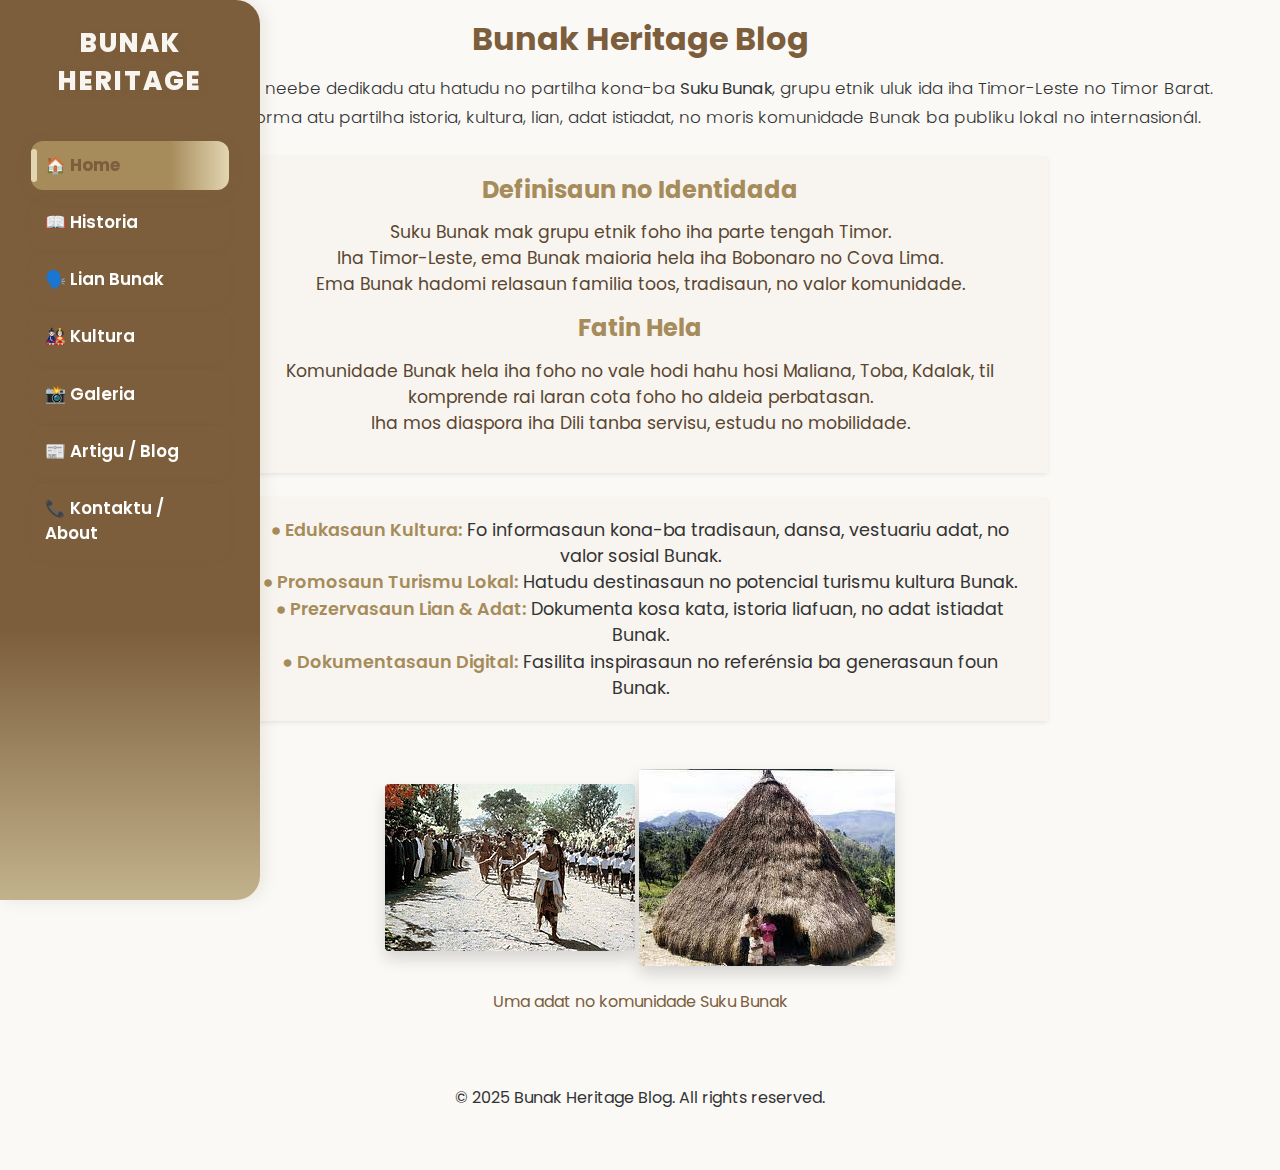
<file: index.html>
<!DOCTYPE html>
<html lang="tet">
<head>
  <meta charset="UTF-8">
  <meta name="viewport" content="width=device-width, initial-scale=1.0">
  <title>Bunak Heritage Blog</title>

  <!-- Fonts & Bootstrap -->
  <link href="https://fonts.googleapis.com/css?family=Poppins:400,700&display=swap" rel="stylesheet">
  <link rel="stylesheet" href="https://stackpath.bootstrapcdn.com/bootstrap/4.5.2/css/bootstrap.min.css">

  <!-- CSS utama -->
  <link rel="stylesheet" href="./style.css">
  <link rel="stylesheet" href="./style_sidebar.css">

  <style>
    /* ✅ Perbaikan tampilan responsif */
    body {
      font-family: 'Poppins', sans-serif;
      background-color: #faf9f6;
      color: #333;
    }

    .main-content {
      padding: 20px;
      margin-left: 0;
    }

    h1.display-4 {
      font-size: 2rem;
    }

    p.lead {
      font-size: 1.05em;
      line-height: 1.7em;
    }

    img {
      max-width: 100%;
      height: auto;
    }

    /* ✅ Media Query untuk layar HP */
    @media (max-width: 768px) {
      .main-content {
        padding: 10px;
      }

      h1.display-4 {
        font-size: 1.6rem;
      }

      p.lead {
        font-size: 1em;
      }

      .card {
        margin-bottom: 20px;
      }

      img.img-fluid {
        max-width: 95%;
        margin-bottom: 10px;
      }

      figcaption {
        font-size: 0.9em;
      }

      footer p {
        font-size: 0.85em;
      }
    }

    /* ✅ Responsif tambahan untuk layar kecil (≤480px) */
    @media (max-width: 480px) {
      h1.display-4 {
        font-size: 1.3rem;
      }
      p.lead {
        font-size: 0.95em;
      }
      .card-body {
        padding: 15px;
      }
    }
  </style>
</head>

<body>
  <div class="sidebar"></div>

  <div class="main-content">
    <main>
      <section class="text-center mb-5">
        <h1 class="display-4 font-weight-bold" style="color:#7c5e3c;">Bunak Heritage Blog</h1>
        <p class="lead mt-3">
          Bemvindu ba blog nee neebe dedikadu atu hatudu no partilha kona-ba 
          <strong>Suku Bunak</strong>, grupu etnik uluk ida iha Timor-Leste no Timor Barat.<br>
          Blog ne'e mak plataforma atu partilha istoria, kultura, lian, adat istiadat, 
          no moris komunidade Bunak ba publiku lokal no internasionál.
        </p>

        <div class="row justify-content-center mt-4">
          <div class="col-md-8">
            <div class="card shadow-sm border-0 mb-4">
              <div class="card-body" style="background:#f8f5f0;">
                <h4 class="font-weight-bold mb-3" style="color:#a68b5b;">Definisaun no Identidada</h4>
                <p style="font-size:1.08em; color:#5a4630;">
                  Suku Bunak mak grupu etnik foho iha parte tengah Timor.<br>
                  Iha Timor-Leste, ema Bunak maioria hela iha Bobonaro no Cova Lima.<br>
                  Ema Bunak hadomi relasaun familia toos, tradisaun, no valor komunidade.
                </p>

                <h4 class="font-weight-bold mb-3" style="color:#a68b5b;">Fatin Hela</h4>
                <p style="font-size:1.08em; color:#5a4630;">
                  Komunidade Bunak hela iha foho no vale hodi hahu hosi Maliana, Toba, Kdalak,
                  til komprende rai laran cota foho ho aldeia perbatasan.<br>
                  Iha mos diaspora iha Dili tanba servisu, estudu no mobilidade.
                </p>
              </div>
            </div>

            <div class="card shadow-sm border-0">
              <div class="card-body" style="background:#f8f5f0;">
                <ul class="list-unstyled mb-0" style="font-size:1.1em;">
                  <li><span style="color:#a68b5b;font-weight:600;">&#9679; Edukasaun Kultura:</span> Fo informasaun kona-ba tradisaun, dansa, vestuariu adat, no valor sosial Bunak.</li>
                  <li><span style="color:#a68b5b;font-weight:600;">&#9679; Promosaun Turismu Lokal:</span> Hatudu destinasaun no potencial turismu kultura Bunak.</li>
                  <li><span style="color:#a68b5b;font-weight:600;">&#9679; Prezervasaun Lian & Adat:</span> Dokumenta kosa kata, istoria liafuan, no adat istiadat Bunak.</li>
                  <li><span style="color:#a68b5b;font-weight:600;">&#9679; Dokumentasaun Digital:</span> Fasilita inspirasaun no referénsia ba generasaun foun Bunak.</li>
                </ul>
              </div>
            </div>
          </div>
        </div>

        <div class="text-center mt-5">
          <img src="./bunak2.jpg" alt="Suku Bunak" class="img-fluid rounded shadow mb-3" style="max-width:500px;">
          <img src="./umatadat.jpeg" alt="Uma Adat" class="img-fluid rounded shadow mb-3" style="max-width:500px;">
          <figcaption class="mt-2" style="color:#7c5e3c;font-size:1em;">
            Uma adat no komunidade Suku Bunak
          </figcaption>
        </div>
      </section>
    </main>

    <footer class="text-center py-4">
      <p>&copy; 2025 Bunak Heritage Blog. All rights reserved.</p>
    </footer>
  </div>

  <!-- JS -->
  <script src="./sidebar.js"></script>
</body>
</html>
</file>
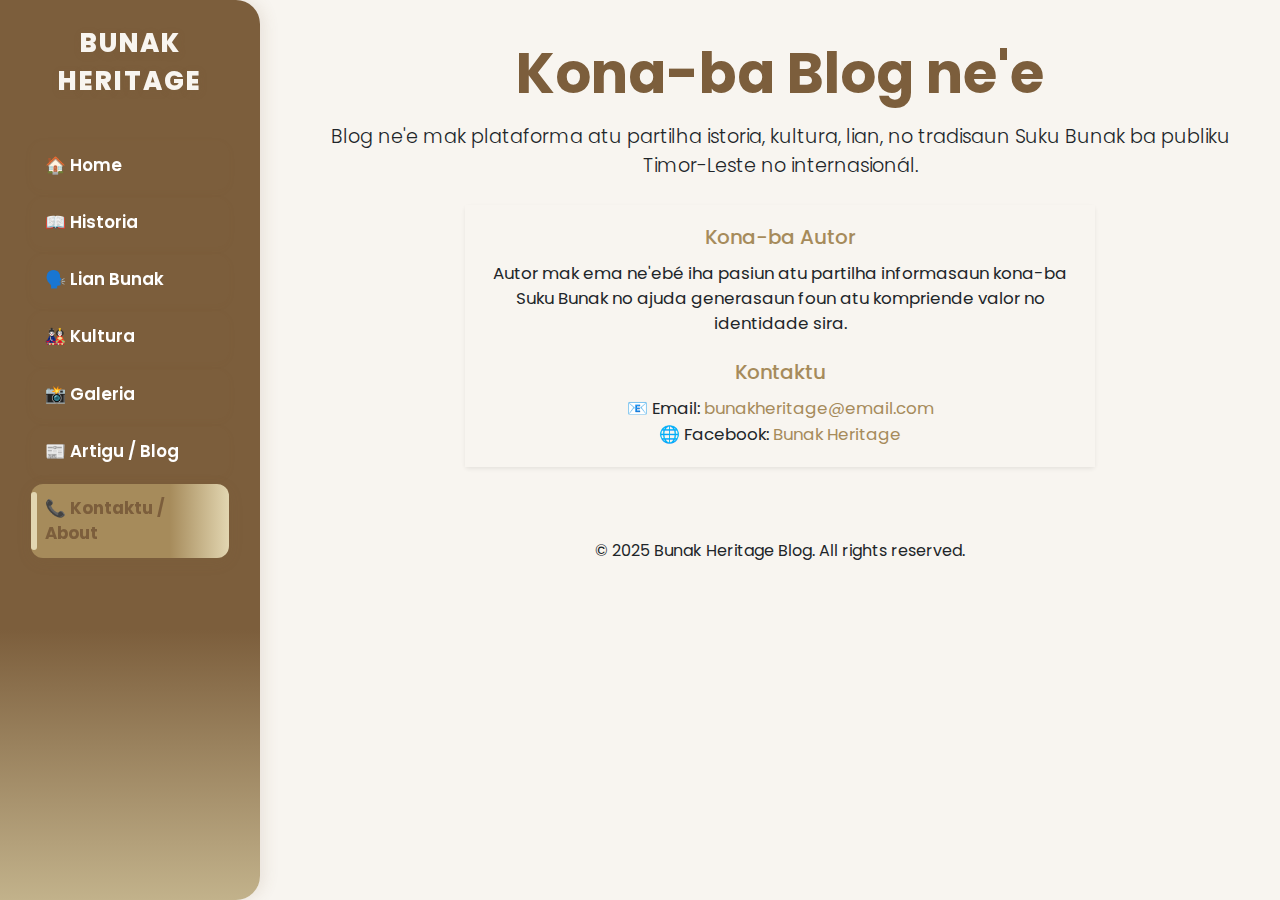
<file: about.html>
<!DOCTYPE html>
<html lang="tet">
<head>
  <meta charset="UTF-8">
  <meta name="viewport" content="width=device-width, initial-scale=1.0">
  <title>Kontaktu / About - Bunak Heritage Blog</title>

  <!-- Fonts & Bootstrap -->
  <link href="https://fonts.googleapis.com/css?family=Poppins:400,700&display=swap" rel="stylesheet">
  <link rel="stylesheet" href="https://stackpath.bootstrapcdn.com/bootstrap/4.5.2/css/bootstrap.min.css">

  <!-- ✅ CSS file ada di ROOT -->
  <link rel="stylesheet" href="./style.css">
  <link rel="stylesheet" href="./style_sidebar.css">
</head>

<body>
  <div class="sidebar"></div>
  <div class="main-content">
    <main>
      <section class="text-center mb-5">
        <h2 class="display-4 font-weight-bold" style="color:#7c5e3c;">Kona-ba Blog ne'e</h2>
        <p class="lead mt-3" style="font-size:1.2em;">
          Blog ne'e mak plataforma atu partilha istoria, kultura, lian, no tradisaun Suku Bunak ba publiku Timor-Leste no internasionál.
        </p>

        <div class="row justify-content-center mt-4">
          <div class="col-md-8">
            <div class="card shadow-sm border-0">
              <div class="card-body" style="background:#f8f5f0;">
                <h5 class="card-title" style="color:#a68b5b;">Kona-ba Autor</h5>
                <p class="card-text" style="font-size:1.05em;">
                  Autor mak ema ne'ebé iha pasiun atu partilha informasaun kona-ba Suku Bunak no ajuda generasaun foun atu kompriende valor no identidade sira.
                </p>

                <h5 class="card-title mt-4" style="color:#a68b5b;">Kontaktu</h5>
                <p class="card-text" style="font-size:1.05em;">
                  📧 Email: <a href="mailto:bunakheritage@email.com" style="color:#a68b5b;">bunakheritage@email.com</a><br>
                  🌐 Facebook: <a href="#" style="color:#a68b5b;">Bunak Heritage</a>
                </p>
              </div>
            </div>
          </div>
        </div>
      </section>
    </main>

    <footer class="text-center py-4">
      <p>&copy; 2025 Bunak Heritage Blog. All rights reserved.</p>
    </footer>
  </div>

  <!-- ✅ JS file juga ada di ROOT -->
  <script src="./sidebar.js"></script>
</body>
</html>
</file>
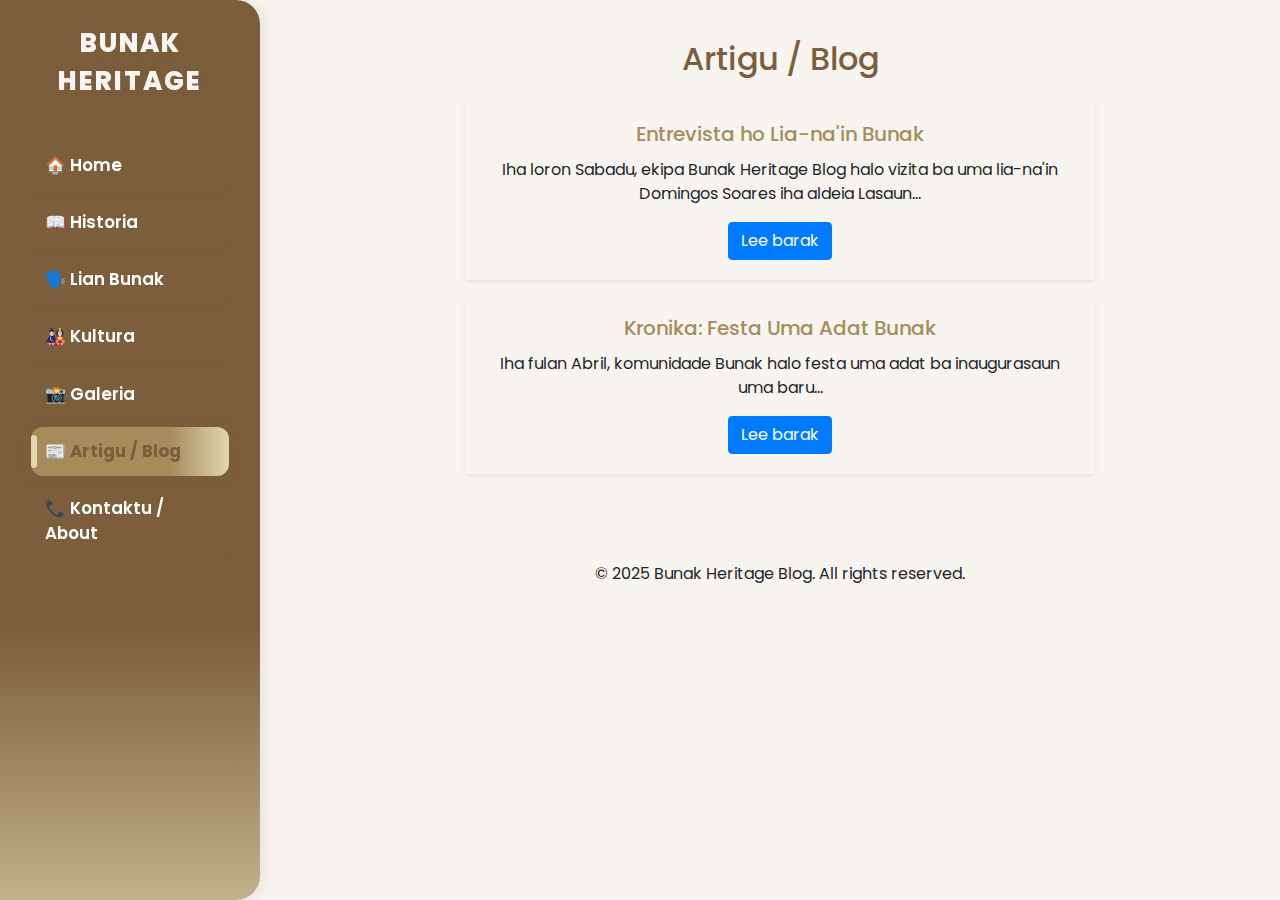
<file: artigu.html>
<!DOCTYPE html>
<html lang="tet">
<head>
  <meta charset="UTF-8">
  <meta name="viewport" content="width=device-width, initial-scale=1.0">
  <title>Artigu / Blog - Bunak Heritage Blog</title>

  <link href="https://fonts.googleapis.com/css?family=Poppins:400,700&display=swap" rel="stylesheet">
  <link rel="stylesheet" href="https://stackpath.bootstrapcdn.com/bootstrap/4.5.2/css/bootstrap.min.css">

  <!-- ✅ CSS berada di ROOT -->
  <link rel="stylesheet" href="./style.css">
  <link rel="stylesheet" href="./style_sidebar.css">
</head>
<body>
  <div class="sidebar"></div>
  <div class="main-content">
    <main>
      <section class="text-center mb-5">
        <h2 class="mb-4" style="color:#7c5e3c;">Artigu / Blog</h2>

        <div class="row justify-content-center">
          <div class="col-md-8">
            <!-- Kartu 1 -->
            <div class="card mb-3 shadow-sm border-0">
              <div class="card-body" style="background:#f8f5f0;">
                <h5 class="card-title" style="color:#a68b5b;">Entrevista ho Lia-na'in Bunak</h5>
                <p class="card-text">
                  Iha loron Sabadu, ekipa Bunak Heritage Blog halo vizita ba uma lia-na'in Domingos Soares iha aldeia Lasaun...
                </p>
                <a href="#" class="btn btn-primary" data-toggle="modal" data-target="#modalEntrevista">Lee barak</a>
              </div>
            </div>

            <!-- Kartu 2 -->
            <div class="card mb-3 shadow-sm border-0">
              <div class="card-body" style="background:#f8f5f0;">
                <h5 class="card-title" style="color:#a68b5b;">Kronika: Festa Uma Adat Bunak</h5>
                <p class="card-text">
                  Iha fulan Abril, komunidade Bunak halo festa uma adat ba inaugurasaun uma baru...
                </p>
                <a href="#" class="btn btn-primary" data-toggle="modal" data-target="#modalFesta">Lee barak</a>
              </div>
            </div>
          </div>
        </div>
      </section>

      <!-- Modal Entrevista -->
      <div class="modal fade" id="modalEntrevista" tabindex="-1" role="dialog" aria-labelledby="modalEntrevistaLabel" aria-hidden="true">
        <div class="modal-dialog modal-lg modal-dialog-centered" role="document">
          <div class="modal-content">
            <div class="modal-header" style="background:#a68b5b;">
              <h5 class="modal-title" id="modalEntrevistaLabel" style="color:#fff;">Entrevista ho Lia-na'in Bunak</h5>
              <button type="button" class="close" data-dismiss="modal" aria-label="Close" style="color:#fff;">
                <span aria-hidden="true">&times;</span>
              </button>
            </div>
            <div class="modal-body" style="background:#f8f5f0;">
              <p>Iha loron Sabadu, ekipa Bunak Heritage Blog halo vizita ba uma lia-na'in Domingos Soares...</p>
              <ul style="text-align:left; font-size:1.07em;">
                <li><strong>Lia-na'in:</strong> "Suku Bunak iha tradisaun ne'ebé la bele haluha..."</li>
                <li><strong>Ekipa Blog:</strong> "Tanba saida lian Bunak importante...?"</li>
                <li><strong>Lia-na'in:</strong> "Lian Bunak mak identidade..."</li>
              </ul>

              <!-- ✅ Gambar ada di ROOT & case-sensitive -->
              <img src="./LiaNainBunak.jpg" alt="Lia-na'in Bunak" class="img-fluid rounded shadow mt-3" style="max-width:400px;">
            </div>
          </div>
        </div>
      </div>

      <!-- Modal Festa Uma Adat -->
      <div class="modal fade" id="modalFesta" tabindex="-1" role="dialog" aria-labelledby="modalFestaLabel" aria-hidden="true">
        <div class="modal-dialog modal-lg modal-dialog-centered" role="document">
          <div class="modal-content">
            <div class="modal-header" style="background:#a68b5b;">
              <h5 class="modal-title" id="modalFestaLabel" style="color:#fff;">Kronika: Festa Uma Adat Bunak</h5>
              <button type="button" class="close" data-dismiss="modal" aria-label="Close" style="color:#fff;">
                <span aria-hidden="true">&times;</span>
              </button>
            </div>
            <div class="modal-body" style="background:#f8f5f0;">
              <p>Iha fulan Abril, komunidade Bunak halo festa uma adat...</p>
              <ul style="text-align:left; font-size:1.07em;">
                <li><strong>Momentu Diak:</strong> Komunidade hamutuk...</li>
                <li><strong>Tarian Tradisional:</strong> Foin-teen sira halo dansa adat...</li>
                <li><strong>Seremonia:</strong> Lia-na'in halo seremonia fo bot...</li>
              </ul>

              <!-- ✅ Nama file sesuai repo: jovenbunak.jpg -->
              <img src="./jovenbunak.jpg" alt="Festa Uma Adat Bunak" class="img-fluid rounded shadow mt-3" style="max-width:400px;">
            </div>
          </div>
        </div>
      </div>
    </main>

    <footer class="text-center py-4">
      <p>&copy; 2025 Bunak Heritage Blog. All rights reserved.</p>
    </footer>
  </div>

  <!-- Bootstrap JS + jQuery -->
  <script src="https://code.jquery.com/jquery-3.5.1.slim.min.js"></script>
  <script src="https://cdn.jsdelivr.net/npm/bootstrap@4.5.2/dist/js/bootstrap.bundle.min.js"></script>

  <!-- ✅ JS berada di ROOT -->
  <script src="./sidebar.js"></script>
</body>
</html>
</file>
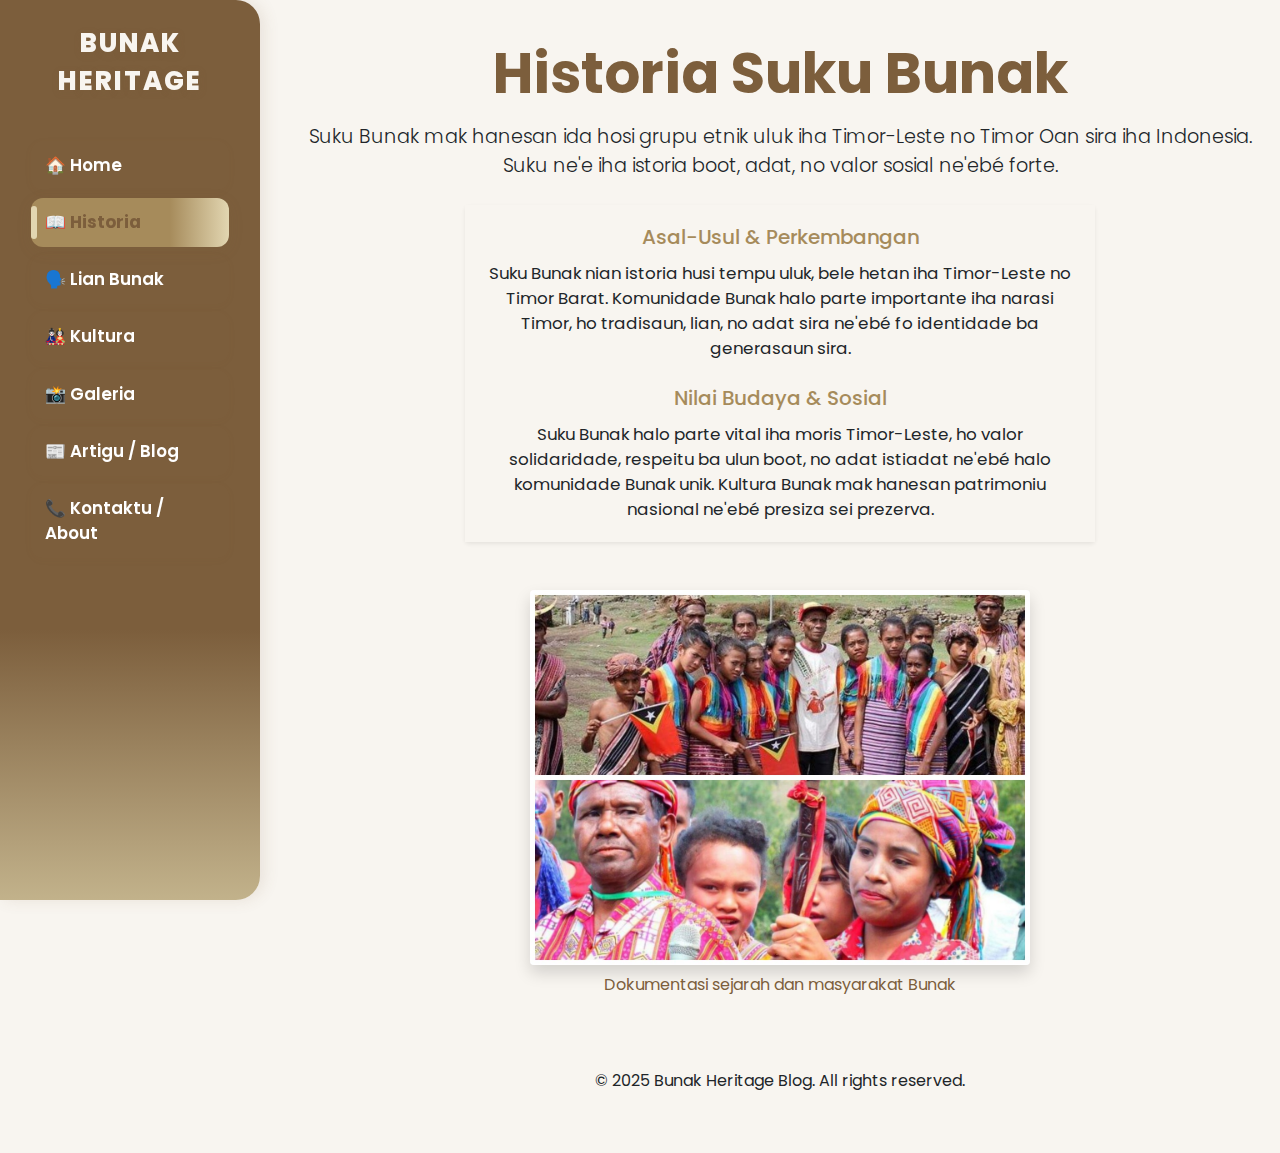
<file: historia.html>
<!DOCTYPE html>
<html lang="tet">
<head>
  <meta charset="UTF-8">
  <meta name="viewport" content="width=device-width, initial-scale=1.0">
  <title>Historia - Bunak Heritage Blog</title>

  <!-- Fonts & Bootstrap -->
  <link href="https://fonts.googleapis.com/css?family=Poppins:400,700&display=swap" rel="stylesheet">
  <link rel="stylesheet" href="https://stackpath.bootstrapcdn.com/bootstrap/4.5.2/css/bootstrap.min.css">

  <!-- ✅ CSS file ada di ROOT -->
  <link rel="stylesheet" href="./style.css">
  <link rel="stylesheet" href="./style_sidebar.css">
</head>
<body>
  <div class="sidebar"></div>
  <div class="main-content">
    <main>
      <section class="text-center mb-5">
        <h1 class="display-4 font-weight-bold" style="color:#7c5e3c;">Historia Suku Bunak</h1>
        <p class="lead mt-3" style="font-size:1.2em;">
          Suku Bunak mak hanesan ida hosi grupu etnik uluk iha Timor-Leste no Timor Oan sira iha Indonesia. 
          Suku ne'e iha istoria boot, adat, no valor sosial ne'ebé forte.
        </p>

        <div class="row justify-content-center mt-4">
          <div class="col-md-8">
            <div class="card shadow-sm border-0">
              <div class="card-body" style="background:#f8f5f0;">
                <h5 class="card-title" style="color:#a68b5b;">Asal-Usul & Perkembangan</h5>
                <p class="card-text" style="font-size:1.05em;">
                  Suku Bunak nian istoria husi tempu uluk, bele hetan iha Timor-Leste no Timor Barat. 
                  Komunidade Bunak halo parte importante iha narasi Timor, ho tradisaun, lian, no adat sira ne'ebé fo identidade ba generasaun sira.
                </p>

                <h5 class="card-title mt-4" style="color:#a68b5b;">Nilai Budaya & Sosial</h5>
                <p class="card-text" style="font-size:1.05em;">
                  Suku Bunak halo parte vital iha moris Timor-Leste, ho valor solidaridade, respeitu ba ulun boot, 
                  no adat istiadat ne'ebé halo komunidade Bunak unik. 
                  Kultura Bunak mak hanesan patrimoniu nasional ne'ebé presiza sei prezerva.
                </p>
              </div>
            </div>
          </div>
        </div>

        <div class="text-center mt-5">
          <!-- ✅ Gambar ada di ROOT -->
          <img src="./bunak1.jpg" alt="Sejarah Suku Bunak" class="img-fluid rounded shadow" style="max-width:500px;">
          <figcaption class="mt-2" style="color:#7c5e3c;font-size:1em;">
            Dokumentasi sejarah dan masyarakat Bunak
          </figcaption>
        </div>
      </section>
    </main>

    <footer class="text-center py-4">
      <p>&copy; 2025 Bunak Heritage Blog. All rights reserved.</p>
    </footer>
  </div>

  <!-- ✅ JS file ada di ROOT -->
  <script src="./sidebar.js"></script>
</body>
</html>
</file>
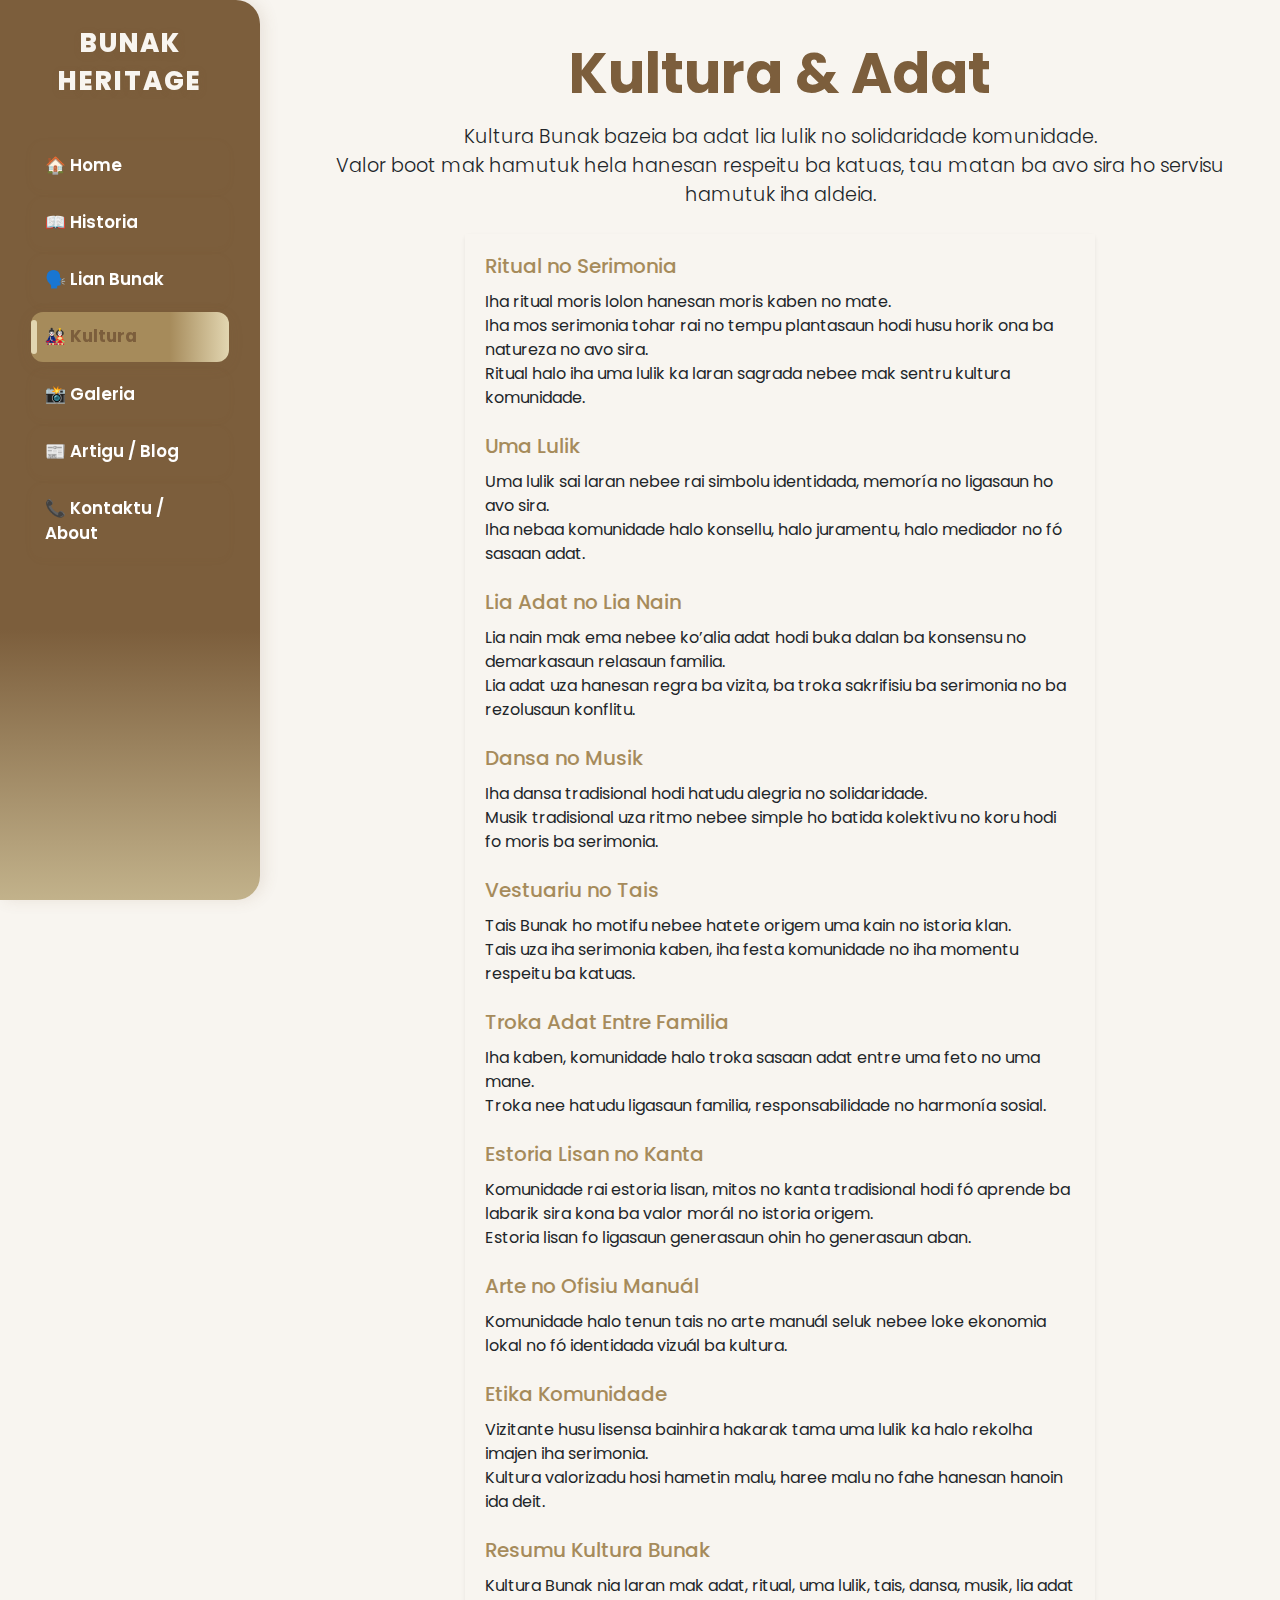
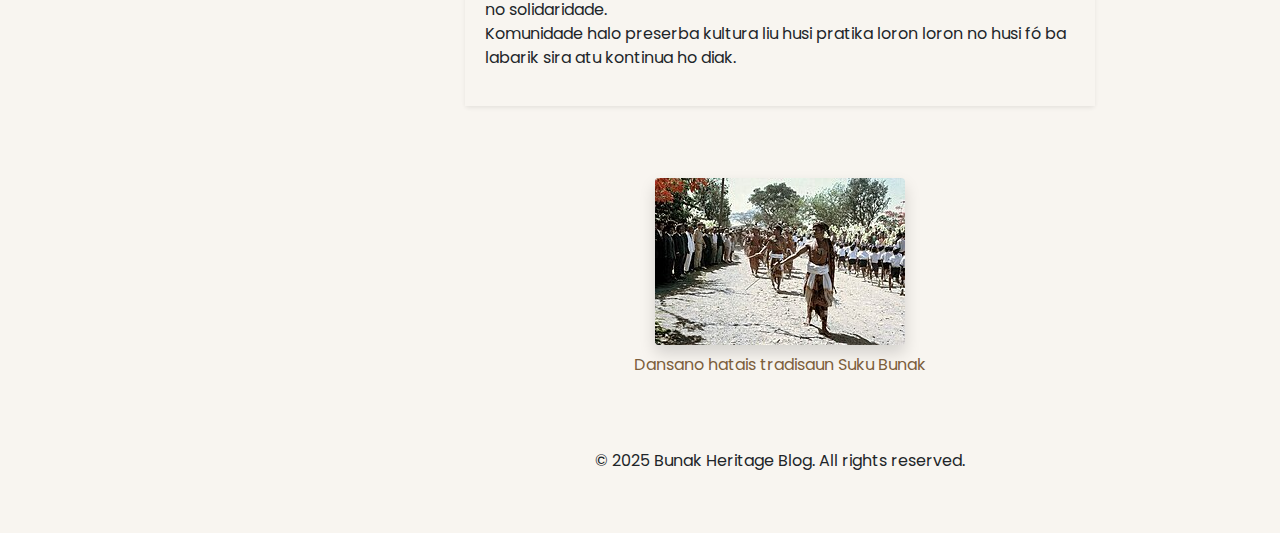
<file: kultura.html>
<!DOCTYPE html>
<html lang="tet">
<head>
  <meta charset="UTF-8">
  <meta name="viewport" content="width=device-width, initial-scale=1.0">
  <title>Kultura - Bunak Heritage Blog</title>

  <!-- Fonts & Bootstrap -->
  <link href="https://fonts.googleapis.com/css?family=Poppins:400,700&display=swap" rel="stylesheet">
  <link rel="stylesheet" href="https://stackpath.bootstrapcdn.com/bootstrap/4.5.2/css/bootstrap.min.css">

  <!-- ✅ CSS file ada di ROOT -->
  <link rel="stylesheet" href="./style.css">
  <link rel="stylesheet" href="./style_sidebar.css">
</head>

<body>
  <div class="sidebar"></div>
  <div class="main-content">
    <main>
      <section class="text-center mb-5">
        <h1 class="display-4 font-weight-bold" style="color:#7c5e3c;">Kultura & Adat</h1>
        <p class="lead mt-3" style="font-size:1.2em;">
          Kultura Bunak bazeia ba adat lia lulik no solidaridade komunidade.<br>
          Valor boot mak hamutuk hela hanesan respeitu ba katuas, tau matan ba avo sira ho servisu hamutuk iha aldeia.
        </p>

        <div class="row justify-content-center mt-4">
          <div class="col-md-8">
            <div class="card shadow-sm border-0 mb-4">
              <div class="card-body" style="background:#f8f5f0; text-align:left;">
                <h5 class="card-title" style="color:#a68b5b;">Ritual no Serimonia</h5>
                <p>
                  Iha ritual moris lolon hanesan moris kaben no mate.<br>
                  Iha mos serimonia tohar rai no tempu plantasaun hodi husu horik ona ba natureza no avo sira.<br>
                  Ritual halo iha uma lulik ka laran sagrada nebee mak sentru kultura komunidade.
                </p>

                <h5 class="card-title mt-4" style="color:#a68b5b;">Uma Lulik</h5>
                <p>
                  Uma lulik sai laran nebee rai simbolu identidada, memoría no ligasaun ho avo sira.<br>
                  Iha nebaa komunidade halo konsellu, halo juramentu, halo mediador no fó sasaan adat.
                </p>

                <h5 class="card-title mt-4" style="color:#a68b5b;">Lia Adat no Lia Nain</h5>
                <p>
                  Lia nain mak ema nebee ko’alia adat hodi buka dalan ba konsensu no demarkasaun relasaun familia.<br>
                  Lia adat uza hanesan regra ba vizita, ba troka sakrifisiu ba serimonia no ba rezolusaun konflitu.
                </p>

                <h5 class="card-title mt-4" style="color:#a68b5b;">Dansa no Musik</h5>
                <p>
                  Iha dansa tradisional hodi hatudu alegria no solidaridade.<br>
                  Musik tradisional uza ritmo nebee simple ho batida kolektivu no koru hodi fo moris ba serimonia.
                </p>

                <h5 class="card-title mt-4" style="color:#a68b5b;">Vestuariu no Tais</h5>
                <p>
                  Tais Bunak ho motifu nebee hatete origem uma kain no istoria klan.<br>
                  Tais uza iha serimonia kaben, iha festa komunidade no iha momentu respeitu ba katuas.
                </p>

                <h5 class="card-title mt-4" style="color:#a68b5b;">Troka Adat Entre Familia</h5>
                <p>
                  Iha kaben, komunidade halo troka sasaan adat entre uma feto no uma mane.<br>
                  Troka nee hatudu ligasaun familia, responsabilidade no harmonía sosial.
                </p>

                <h5 class="card-title mt-4" style="color:#a68b5b;">Estoria Lisan no Kanta</h5>
                <p>
                  Komunidade rai estoria lisan, mitos no kanta tradisional hodi fó aprende ba labarik sira kona ba valor morál no istoria origem.<br>
                  Estoria lisan fo ligasaun generasaun ohin ho generasaun aban.
                </p>

                <h5 class="card-title mt-4" style="color:#a68b5b;">Arte no Ofisiu Manuál</h5>
                <p>
                  Komunidade halo tenun tais no arte manuál seluk nebee loke ekonomia lokal no fó identidada vizuál ba kultura.
                </p>

                <h5 class="card-title mt-4" style="color:#a68b5b;">Etika Komunidade</h5>
                <p>
                  Vizitante husu lisensa bainhira hakarak tama uma lulik ka halo rekolha imajen iha serimonia.<br>
                  Kultura valorizadu hosi hametin malu, haree malu no fahe hanesan hanoin ida deit.
                </p>

                <h5 class="card-title mt-4" style="color:#a68b5b;">Resumu Kultura Bunak</h5>
                <p>
                  Kultura Bunak nia laran mak adat, ritual, uma lulik, tais, dansa, musik, lia adat no solidaridade.<br>
                  Komunidade halo preserba kultura liu husi pratika loron loron no husi fó ba labarik sira atu kontinua ho diak.
                </p>
              </div>
            </div>
          </div>
        </div>

        <!-- ✅ Gambar di ROOT -->
        <div class="text-center mt-5">
          <img src="./bunak2.jpg" alt="Kultura Bunak" class="img-fluid rounded shadow" style="max-width:500px;">
          <figcaption class="mt-2" style="color:#7c5e3c;font-size:1em;">Dansano hatais tradisaun Suku Bunak</figcaption>
        </div>
      </section>
    </main>

    <footer class="text-center py-4">
      <p>&copy; 2025 Bunak Heritage Blog. All rights reserved.</p>
    </footer>
  </div>

  <!-- ✅ JS file di ROOT -->
  <script src="./sidebar.js"></script>
</body>
</html>
</file>
<file: style.css>
body {
    font-family: Arial, sans-serif;
    margin: 0;
    padding: 0;
    background-color: #f8f9fa;
}

header {
    background-color: #007bff;
    color: white;
    padding: 20px 0;
    text-align: center;
}

h1 {
    margin: 0;
}

nav {
    margin: 20px 0;
}

nav a {
    color: white;
    margin: 0 15px;
    text-decoration: none;
}

nav a:hover {
    text-decoration: underline;
}

.container {
    max-width: 800px;
    margin: 0 auto;
    padding: 20px;
}

.article {
    background-color: white;
    padding: 20px;
    margin-bottom: 20px;
    border-radius: 5px;
    box-shadow: 0 2px 5px rgba(0, 0, 0, 0.1);
}

.footer {
    text-align: center;
    padding: 20px 0;
    background-color: #007bff;
    color: white;
    position: relative;
    bottom: 0;
    width: 100%;
}
</file>
<file: style_sidebar.css>
/* ============ Global ============ */
body{
  font-family:'Poppins',sans-serif;
  background:#f8f5f0;
}
img{max-width:100%;height:auto}

/* ============ Sidebar — DESKTOP ============ */
.sidebar{
  position:fixed;
  top:0;left:0;
  width:260px;
  height:100vh;
  padding:24px 16px;
  background:linear-gradient(180deg,#7c5e3c 70%,#c2b28b 100%);
  color:#fff;
  box-shadow:4px 0 16px rgba(124,94,60,.12);
  border-top-right-radius:24px;
  border-bottom-right-radius:24px;
  z-index:1000;

  display:flex;
  flex-direction:column;
  gap:12px;
}
.sidebar .logo{
  font-size:1.6rem;
  font-weight:800;
  letter-spacing:2px;
  text-align:center;
  color:#f8f5f0;
  text-shadow:1px 2px 8px rgba(124,94,60,.18);
  margin-bottom:8px;
}
.menu-toggle{display:none} /* muncul di mobile saja */

.sidebar .nav{display:flex;flex-direction:column;gap:8px}
.sidebar .nav-link{
  color:#fff !important;
  font-weight:600;
  font-size:1.05rem;
  border-radius:12px;
  padding:12px 14px;
  transition:background .25s,color .25s,box-shadow .25s;
  box-shadow:0 2px 8px rgba(124,94,60,.04);
  position:relative;
  text-decoration:none;
}
.sidebar .nav-link:hover,
.sidebar .nav-link.active{
  background:linear-gradient(90deg,#a68b5b 70%,#e2d6b1 100%);
  color:#7c5e3c !important;
  box-shadow:0 4px 16px rgba(124,94,60,.1);
  font-weight:700;
}
.sidebar .nav-link:hover::before,
.sidebar .nav-link.active::before{
  content:'';
  position:absolute;left:0;top:8px;bottom:8px;width:6px;border-radius:6px;
  background:#e2d6b1;
}

/* Konten bergeser saat sidebar kiri tampil */
.main-content{margin-left:280px;padding:40px 20px 20px 20px;transition:margin-left .2s}

/* ============ Sidebar — MOBILE/TABLET ============ */
@media (max-width: 992px){
  /* sidebar menjadi top bar, tidak fixed supaya konten tidak tertutup */
  .sidebar{
    position:sticky; /* nempel di atas saat scroll */
    top:0;
    width:100%;
    height:auto;
    border-radius:0 0 24px 24px;
    padding:12px 14px;
    box-shadow:0 4px 16px rgba(124,94,60,.12);
  }
  .menu-toggle{
    display:flex;
    align-items:center;
    justify-content:space-between;
    width:100%;
    background:transparent;border:0;color:#fff;
    font-weight:700;font-size:18px;padding:6px 4px;cursor:pointer;
  }
  .sidebar .nav{display:none;margin-top:8px}
  .sidebar.open .nav{display:flex}
  .main-content{margin-left:0;padding:16px}
  h1.display-4{font-size:1.55rem}
  .lead{font-size:1rem;line-height:1.7}
  footer p{font-size:.9rem}
}

@media (max-width:480px){
  h1.display-4{font-size:1.3rem}
  .card-body{padding:15px}
}
</file>
